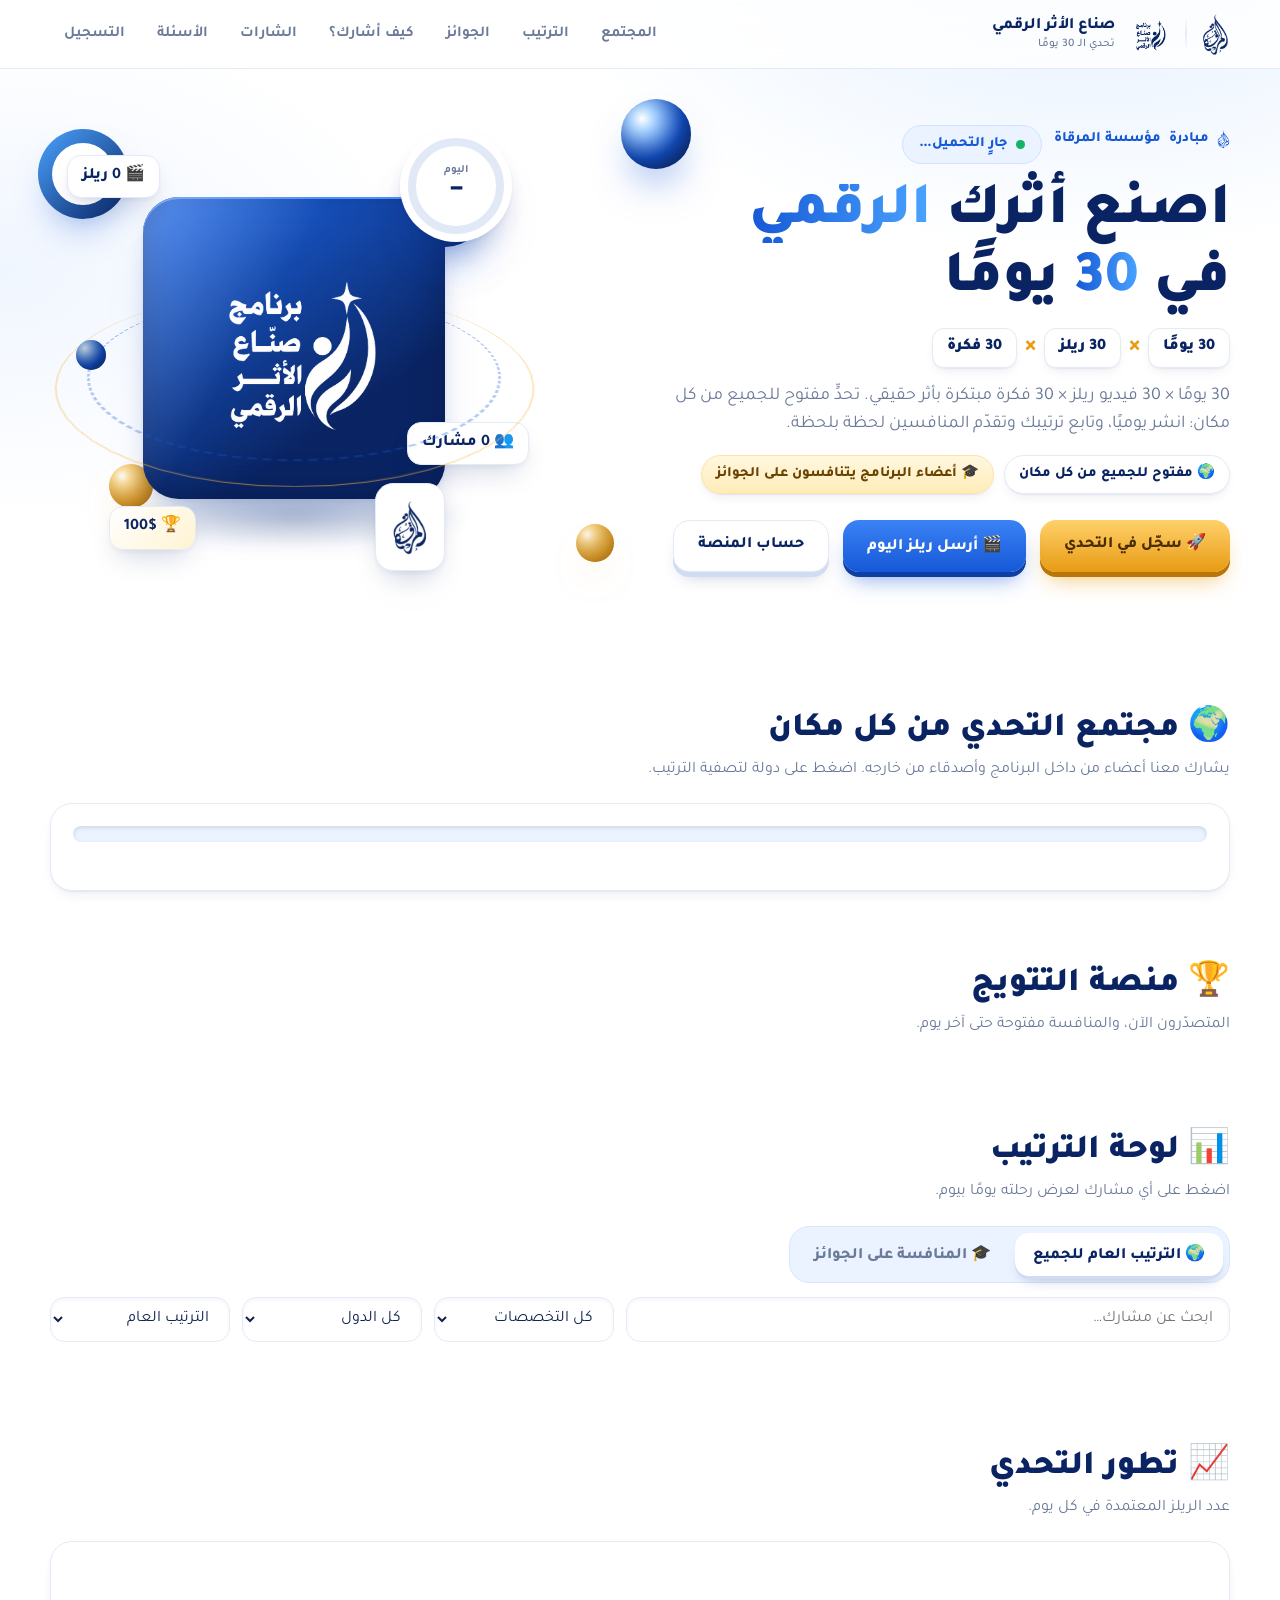
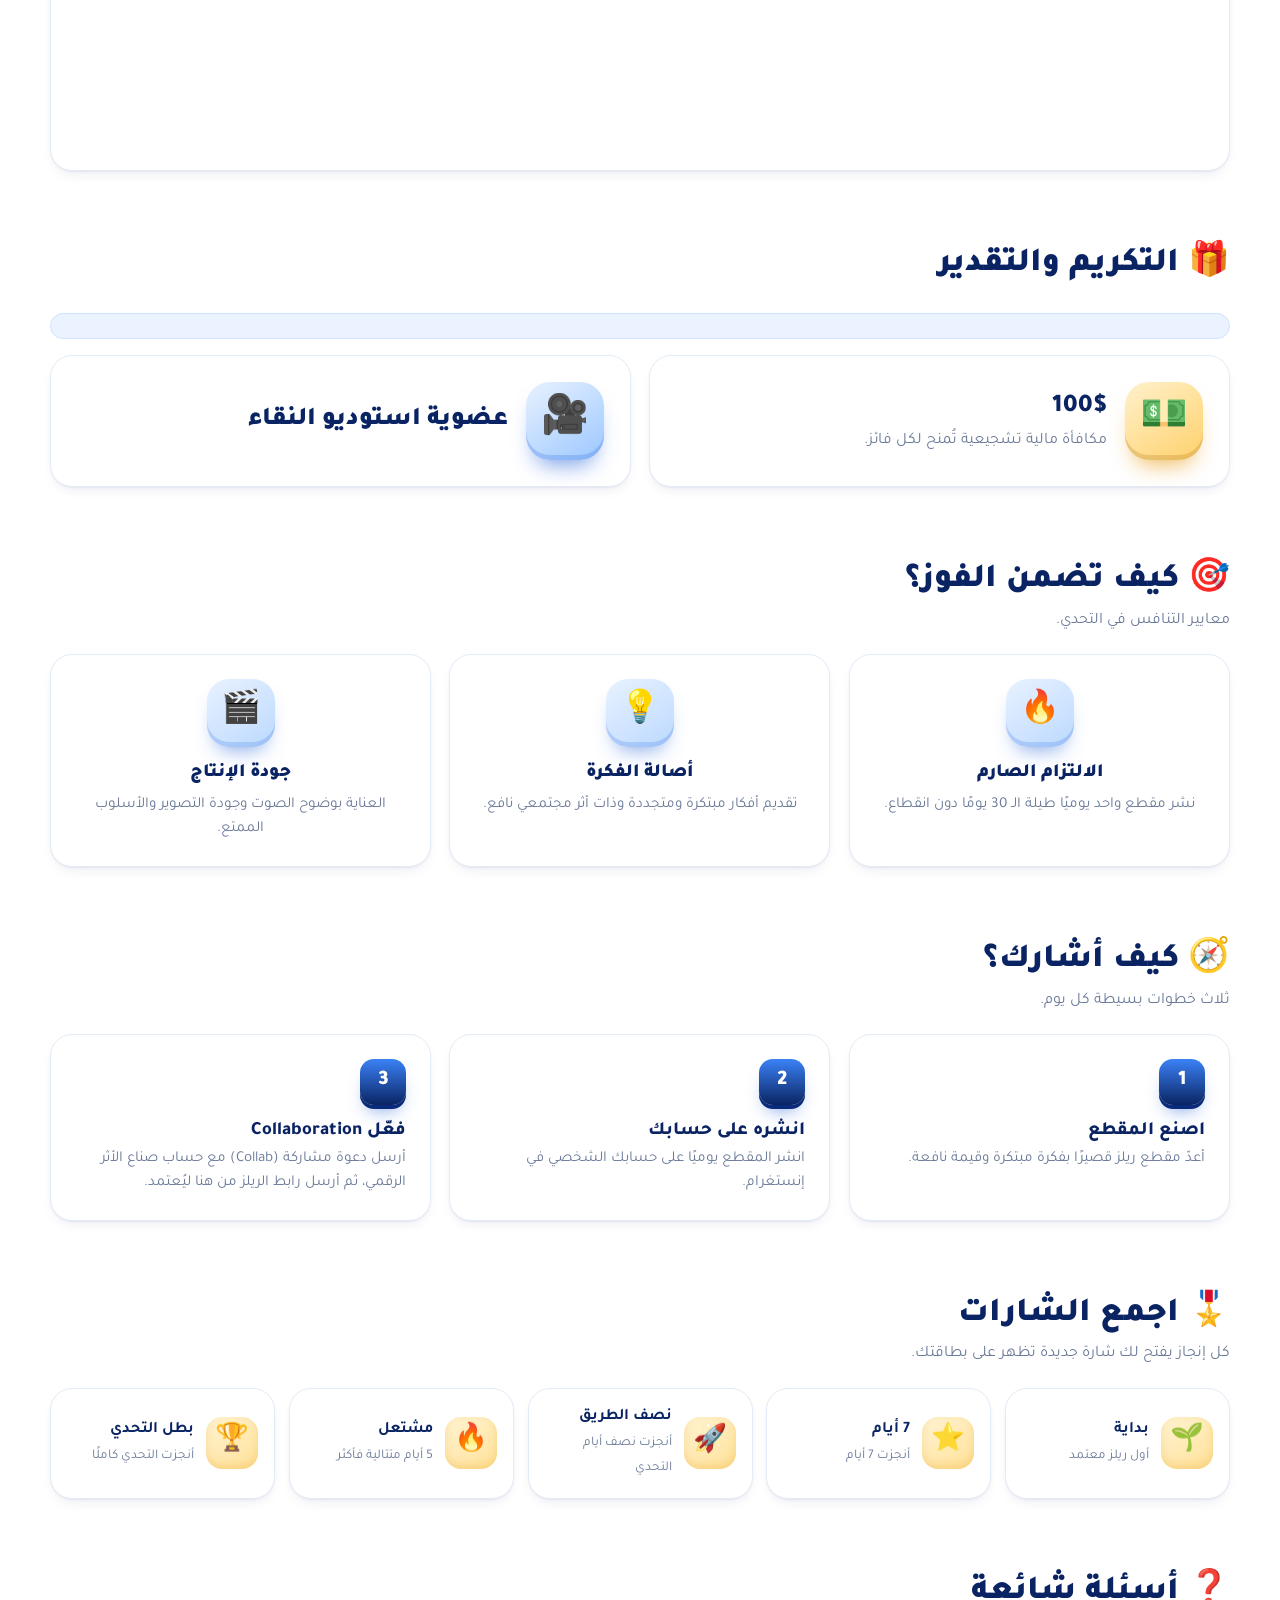
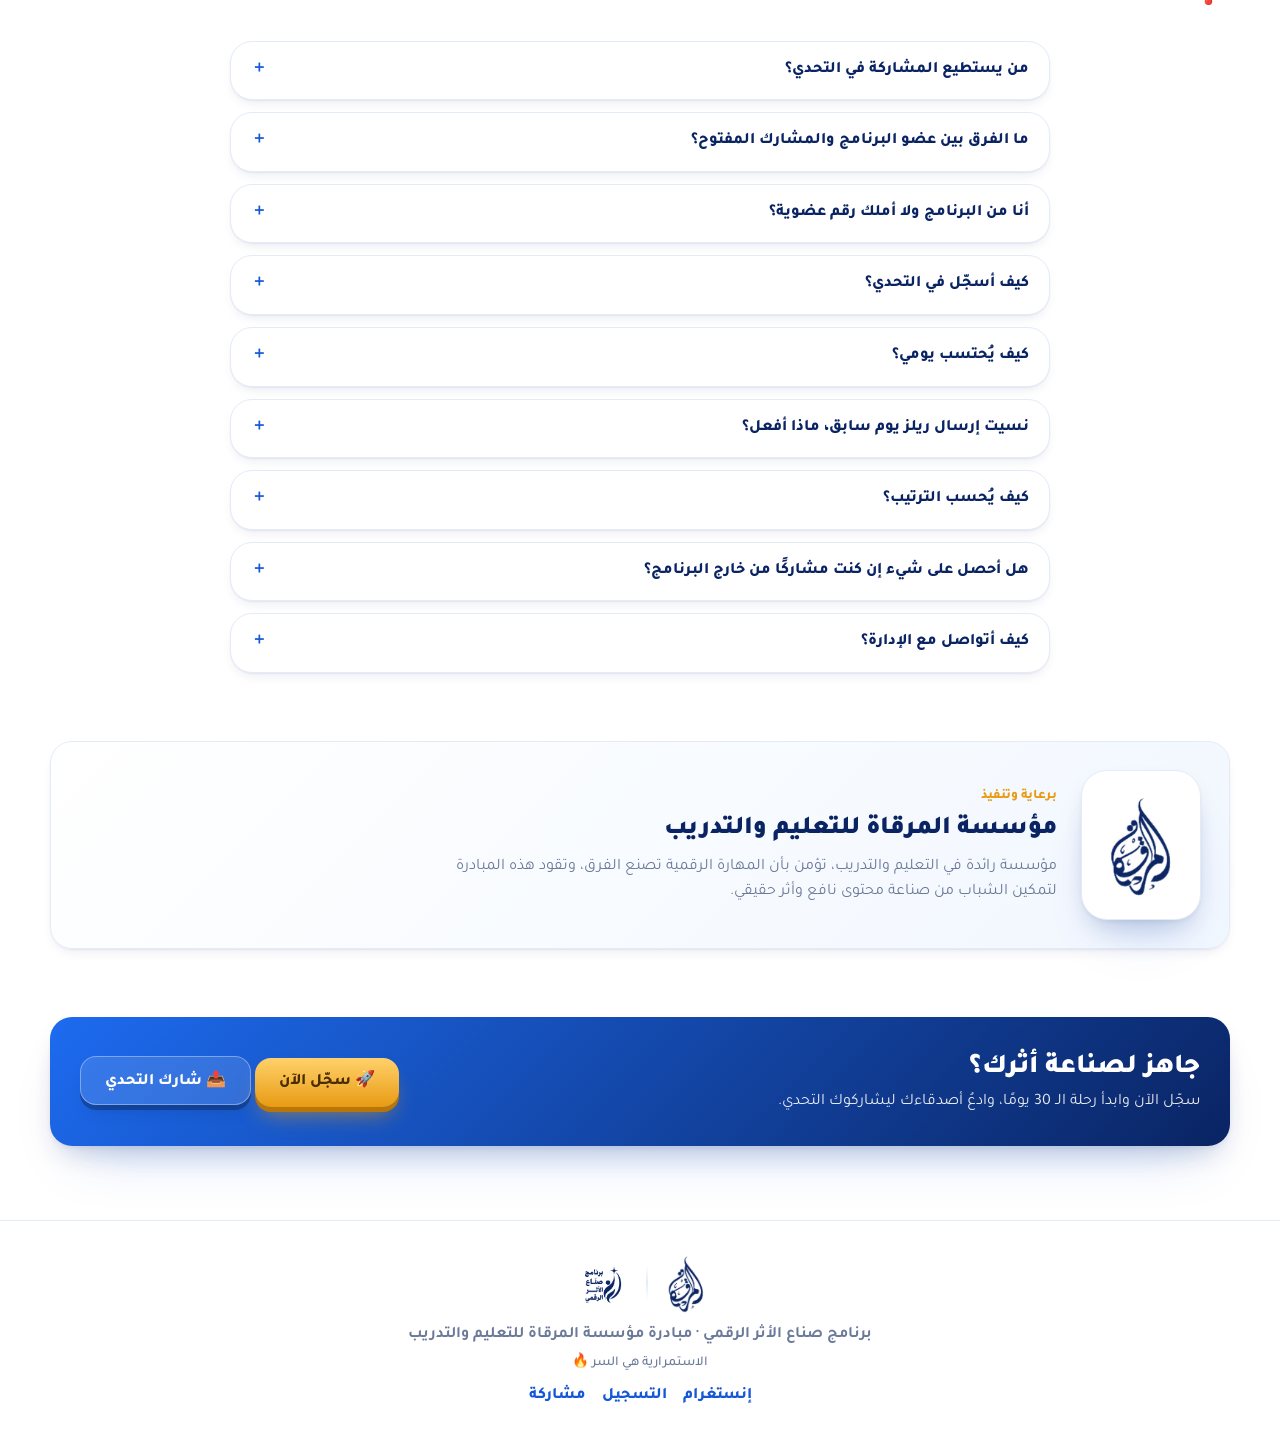
<file: index.html>
<!doctype html>
<html lang="ar" dir="rtl">
<head>
<meta charset="utf-8">
<meta name="viewport" content="width=device-width,initial-scale=1">
<!-- ✏️ عنوان الصفحة ووصفها (يظهران في جوجل ومعاينة الروابط) -->
<title>تحدي الـ 30 يومًا | صناع الأثر الرقمي</title>
<meta name="description" content="30 يومًا × 30 فيديو ريلز × 30 فكرة مبتكرة بأثر حقيقي. تابع ترتيبك وتقدّمك في التحدي.">
<meta name="theme-color" content="#0a2463">
<link rel="icon" type="image/png" href="assets/favicon.png">
<link rel="apple-touch-icon" href="assets/favicon.png">
<!-- معاينة الرابط عند مشاركته. ✏️ بعد النشر استبدل الرابط التالي برابط موقعك الكامل (انظر README) -->
<meta property="og:type" content="website">
<meta property="og:locale" content="ar_AR">
<meta property="og:title" content="تحدي الـ 30 يومًا | صناع الأثر الرقمي">
<meta property="og:description" content="30 يومًا × 30 فيديو ريلز × 30 فكرة مبتكرة بأثر حقيقي.">
<meta property="og:image" content="assets/og-image.png">
<meta name="twitter:card" content="summary_large_image">
<link rel="preconnect" href="https://fonts.googleapis.com">
<link rel="preconnect" href="https://fonts.gstatic.com" crossorigin>
<link href="https://fonts.googleapis.com/css2?family=Tajawal:wght@400;500;700;800;900&display=swap" rel="stylesheet">
<link rel="stylesheet" href="assets/css/style.css">
</head>
<body>
<div id="demoBar" class="demo-bar hide">وضع المعاينة: بيانات تجريبية. اربط Supabase من ملف assets/js/config.js لعرض البيانات الحقيقية.</div>

<header class="nav">
  <div class="wrap">
    <a href="#top" class="brand"><span class="mq-mask mq-nav" role="img" aria-label="مؤسسة المرقاة"></span><i class="vsep"></i><span class="logo-mask"></span><span>صناع الأثر الرقمي<small>تحدي الـ 30 يومًا</small></span></a>
    <nav class="nav-links" id="links">
      <a href="#community">المجتمع</a><a href="#board">الترتيب</a><a href="#prizes">الجوائز</a><a href="#how">كيف أشارك؟</a><a href="#badges">الشارات</a><a href="#faq">الأسئلة</a><a href="register.html">التسجيل</a>
    </nav>
    <button class="burger" id="burger" aria-label="القائمة">☰</button>
  </div>
</header>

<main id="top">
<section class="hero">
  <div class="orb" style="width:70px;height:70px;top:30px;right:46%;animation-delay:-2s"></div>
  <div class="orb gold" style="width:38px;height:38px;bottom:40px;right:52%;animation-delay:-4s"></div>
  <div class="ring" style="width:90px;height:90px;top:60px;left:3%"></div>
  <div class="wrap">
    <div>
      <span class="eyebrow"><span class="mq-mask mq-eb"></span> مبادرة <span id="orgName">مؤسسة المرقاة</span></span>
      <span class="pill"><i></i><span id="statePill">جارٍ التحميل…</span></span>
      <!-- ✏️ العنوان الرئيسي (الرقم يتغير تلقائيًا من إعدادات الإدارة) -->
      <h1>اصنع أثرك <span>الرقمي</span><br>في <span id="heroDays">30</span> يومًا</h1>
      <div class="formula"><span>30 يومًا</span><i>×</i><span>30 ريلز</span><i>×</i><span>30 فكرة</span></div>
      <p class="lead" id="heroLead"></p>
      <!-- ✏️ شارتان توضحان أن التحدي مفتوح للجميع -->
      <div class="chips"><span class="chip">🌍 مفتوح للجميع من كل مكان</span><span class="chip gold">🎓 أعضاء البرنامج يتنافسون على الجوائز</span></div>
      <div class="cta">
        <a class="btn gold" href="register.html">🚀 سجّل في التحدي</a>
        <button class="btn" id="openSubmit">🎬 أرسل ريلز اليوم</button>
        <a class="btn ghost" id="igLink" href="#" target="_blank" rel="noopener">حساب المنصة</a>
      </div>
    </div>
    <div class="hero-card" aria-hidden="true">
      <div class="stage" id="stage">
        <div class="floor"></div>
        <div class="ring3d"></div><div class="ring3d r2"></div>
        <div class="orb" style="width:84px;height:84px;top:6%;right:4%;--d:30"></div>
        <div class="orb gold" style="width:44px;height:44px;bottom:12%;left:6%;--d:50;animation-delay:-3s"></div>
        <div class="orb" style="width:30px;height:30px;top:48%;left:-2%;--d:20;animation-delay:-5s"></div>
        <div class="logo-card tilt" style="--d:12"><span class="logo-mask logo-white"></span></div>
        <div class="chip3d a" style="--d:44">🎬 <b id="chipReels">0</b> ريلز</div>
        <div class="chip3d b" style="--d:36">👥 <b id="chipPeople">0</b> مشارك</div>
        <div class="chip3d c" style="--d:52">🏆 <b id="chipPrize">100$</b></div>
        <div class="disc" style="--d:40">
          <svg viewBox="0 0 100 100"><circle cx="50" cy="50" r="44" fill="none" stroke="#e2e9f6" stroke-width="8"/><circle id="ringArc" cx="50" cy="50" r="44" fill="none" stroke="url(#rg)" stroke-width="8" stroke-linecap="round" stroke-dasharray="276.46" stroke-dashoffset="276.46" transform="rotate(-90 50 50)" style="transition:stroke-dashoffset 1.4s cubic-bezier(.2,.8,.2,1)"/>
            <defs><linearGradient id="rg" x1="0" y1="0" x2="1" y2="1"><stop offset="0" stop-color="#7fb0ff"/><stop offset="1" stop-color="#0a2463"/></linearGradient></defs></svg>
          <div class="t"><small>اليوم</small><b id="discNum">–</b><span id="discSub"></span></div>
        </div>
        <div class="mq-card" style="--d:24"><span class="mq-mask"></span></div>
      </div>
    </div>
  </div>
</section>

<div class="ticker hide" id="tickerBox" aria-label="آخر الأخبار"><div class="ticker-in" id="ticker"></div></div>

<section class="sec">
  <div class="wrap stats" id="stats"></div>
</section>

<section class="sec hide" id="todaySec">
  <div class="wrap">
    <div class="card today">
      <div class="today-h"><div><b>🎬 نشروا اليوم</b><small>اضغط على صورة لمشاهدة رحلة المشارك</small></div><span class="today-n" id="todayCount"></span></div>
      <div class="today-av" id="todayAvatars"></div>
    </div>
  </div>
</section>

<section class="sec" id="community">
  <div class="wrap">
    <div class="sec-h"><div><h2>🌍 مجتمع التحدي من كل مكان</h2><p>يشارك معنا أعضاء من داخل البرنامج وأصدقاء من خارجه. اضغط على دولة لتصفية الترتيب.</p></div></div>
    <div class="card community">
      <div class="split-bar" id="splitBar" role="img" aria-label="نسبة الأعضاء والمشاركين المفتوحين"></div>
      <div class="split-leg" id="splitLeg"></div>
      <div class="cchips" id="countryChips"></div>
    </div>
  </div>
</section>

<section class="sec hide" id="winnersSec">
  <div class="wrap">
    <div class="card winners">
      <div class="w-h"><span class="w-ic">🎉</span><div><h2>الفائزون في التحدي</h2><p id="winSub"></p></div></div>
      <div class="w-grid" id="winGrid"></div>
    </div>
  </div>
</section>

<section class="sec" id="podiumSec">
  <div class="wrap">
    <div class="sec-h"><div><h2>🏆 منصة التتويج</h2><p id="podiumSub">المتصدّرون الآن، والمنافسة مفتوحة حتى آخر يوم.</p></div></div>
    <div class="podium" id="podium"></div>
  </div>
</section>

<section class="sec" id="board">
  <div class="wrap">
    <div class="sec-h"><div><h2>📊 لوحة الترتيب</h2><p>اضغط على أي مشارك لعرض رحلته يومًا بيوم.</p></div></div>
    <div class="seg" id="scopeTabs" role="tablist" aria-label="نطاق الترتيب">
      <button class="seg-b on" role="tab" aria-selected="true" data-scope="all">🌍 الترتيب العام للجميع</button>
      <button class="seg-b" role="tab" aria-selected="false" data-scope="members">🎓 المنافسة على الجوائز</button>
    </div>
    <div class="note scope-note hide" id="scopeNote"></div>
    <div class="tools">
      <input class="input" id="q" placeholder="ابحث عن مشارك…" autocomplete="off" aria-label="بحث">
      <select class="select" id="spec" aria-label="التخصص"><option value="">كل التخصصات</option></select>
      <select class="select" id="ctry" aria-label="الدولة"><option value="">كل الدول</option></select>
      <select class="select" id="sortF" aria-label="ترتيب العرض"><option value="rank">الترتيب العام</option><option value="streak">الأطول سلسلة 🔥</option><option value="today">أنجزوا اليوم</option><option value="new">الأحدث انضمامًا</option></select>
    </div>
    <div class="board" id="rows"></div>
    <div class="more-row"><button class="btn ghost" id="moreBtn" type="button" hidden>عرض المزيد</button></div>
  </div>
</section>

<section class="sec" id="progress">
  <div class="wrap">
    <div class="sec-h"><div><h2>📈 تطور التحدي</h2><p>عدد الريلز المعتمدة في كل يوم.</p></div></div>
    <div class="card chart"><div class="bars" id="bars"></div></div>
  </div>
</section>

<section class="sec" id="prizes">
  <div class="wrap">
    <div class="sec-h"><div><h2>🎁 التكريم والتقدير</h2><p id="prizeSub"></p></div></div>
    <div class="note" id="prizeScope" style="margin-bottom:16px"></div>
    <div class="prizes">
      <div class="card prize tilt"><div class="ic">💵</div><div><h3 id="prizeAmt">100$</h3><p>مكافأة مالية تشجيعية تُمنح لكل فائز.</p></div></div>
      <!-- ✏️ اسم الجائزة الثانية (نصها التفصيلي من لوحة الإدارة > الإعدادات) -->
      <div class="card prize b tilt"><div class="ic">🎥</div><div><h3>عضوية استوديو النقاء</h3><p id="prizeExtra"></p></div></div>
    </div>
  </div>
</section>

<section class="sec" id="criteria">
  <div class="wrap">
    <div class="sec-h"><div><h2>🎯 كيف تضمن الفوز؟</h2><p>معايير التنافس في التحدي.</p></div></div>
    <div class="crits" id="critBox"></div>
  </div>
</section>

<section class="sec" id="how">
  <div class="wrap">
    <div class="sec-h"><div><h2>🧭 كيف أشارك؟</h2><p>ثلاث خطوات بسيطة كل يوم.</p></div></div>
    <div class="steps" id="stepsBox"></div>
  </div>
</section>

<section class="sec" id="badges">
  <div class="wrap">
    <div class="sec-h"><div><h2>🎖️ اجمع الشارات</h2><p>كل إنجاز يفتح لك شارة جديدة تظهر على بطاقتك.</p></div></div>
    <div class="badge-legend" id="legend"></div>
  </div>
</section>

<section class="sec" id="faq">
  <div class="wrap">
    <div class="sec-h"><div><h2>❓ أسئلة شائعة</h2></div></div>
    <div class="faqs" id="faqBox"></div>
  </div>
</section>

<section class="sec" id="org">
  <div class="wrap">
    <div class="card org tilt">
      <div class="org-logo"><span class="mq-mask"></span></div>
      <div><small>برعاية وتنفيذ</small><h2 id="orgTitle">مؤسسة المرقاة للتعليم والتدريب</h2><p id="orgAbout"></p></div>
    </div>
  </div>
</section>

<section class="sec">
  <div class="wrap">
    <div class="card cta-band">
      <div><h2>جاهز لصناعة أثرك؟</h2><p>سجّل الآن وابدأ رحلة الـ 30 يومًا، وادعُ أصدقاءك ليشاركوك التحدي.</p></div>
      <div class="cta">
        <a class="btn gold" href="register.html">🚀 سجّل الآن</a>
        <button class="btn ghost" data-share>📤 شارك التحدي</button>
      </div>
    </div>
  </div>
</section>
</main>

<footer>
  <div class="foot-logos"><span class="mq-mask"></span><i class="vsep"></i><span class="logo-mask"></span></div>
  <div id="footOrg"></div>
  <div style="font-weight:500;margin-top:4px;font-size:.85rem" id="footNote"></div>
  <div style="margin-top:10px;display:flex;gap:16px;justify-content:center;flex-wrap:wrap;font-weight:800">
    <a id="igFoot" href="#" target="_blank" rel="noopener" style="color:var(--blue)">إنستغرام</a>
    <a href="register.html" style="color:var(--blue)">التسجيل</a>
    <a href="#" data-share onclick="return false" style="color:var(--blue)">مشاركة</a>
  </div>
</footer>

<a class="fab-wa hide" id="fabWa" href="#" target="_blank" rel="noopener" aria-label="تواصل عبر واتساب">💬</a>

<script src="assets/js/vendor/supabase.js"></script>
<script>window.supabase||document.write('<script src="https://cdn.jsdelivr.net/npm/@supabase/supabase-js@2.118.0/dist/umd/supabase.js"><\/script>')</script>
<script src="assets/js/config.js"></script>
<script src="assets/js/common.js"></script>
<script src="assets/js/cert.js"></script>
<script src="assets/js/home.js"></script>
</body>
</html>
</file>
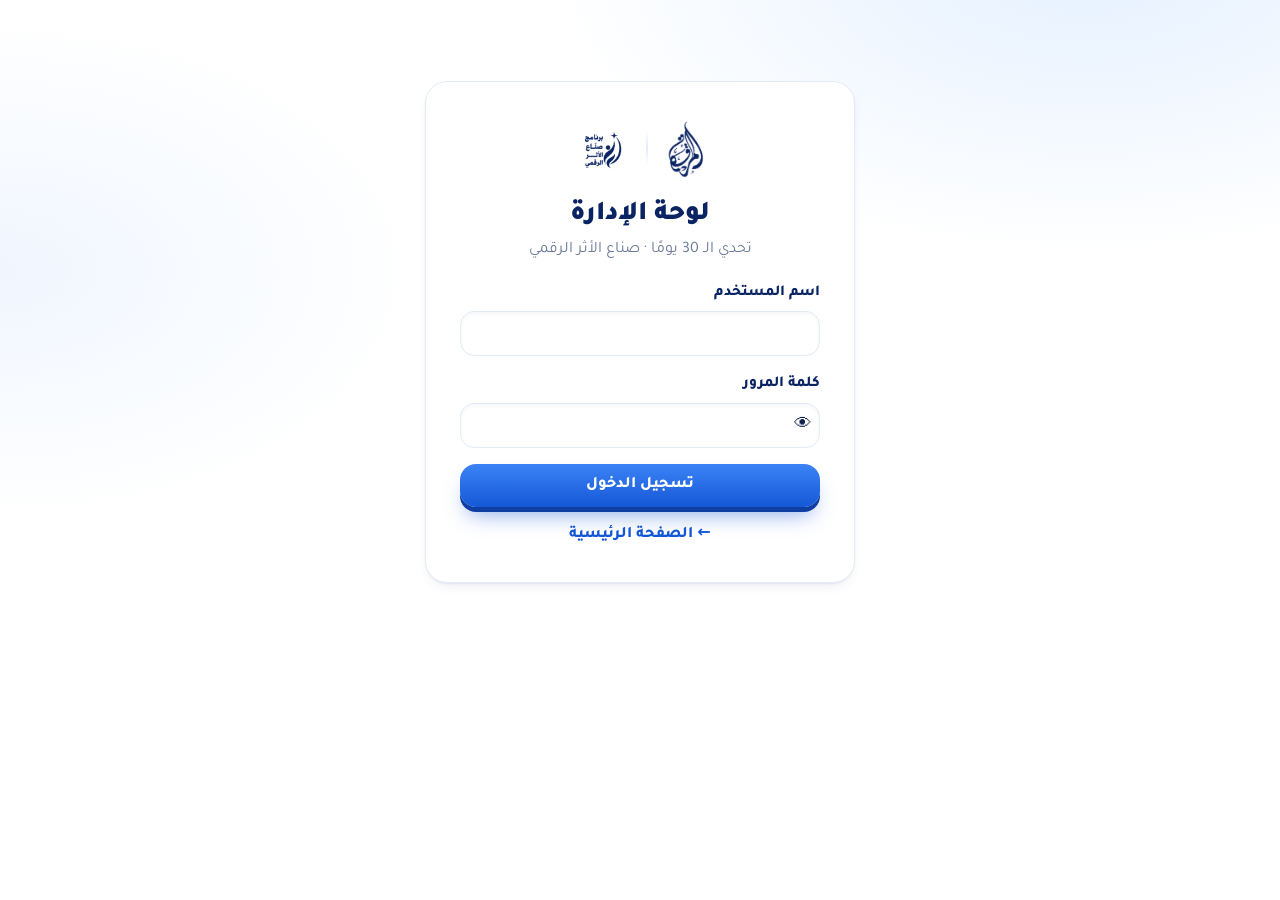
<file: admin.html>
<!doctype html>
<html lang="ar" dir="rtl">
<head>
<meta charset="utf-8">
<meta name="viewport" content="width=device-width,initial-scale=1">
<meta name="robots" content="noindex,nofollow">
<title>الإدارة | تحدي الـ 30 يومًا</title>
<meta name="theme-color" content="#0a2463">
<link rel="icon" type="image/png" href="assets/favicon.png">
<link rel="preconnect" href="https://fonts.googleapis.com">
<link rel="preconnect" href="https://fonts.gstatic.com" crossorigin>
<link href="https://fonts.googleapis.com/css2?family=Tajawal:wght@400;500;700;800;900&display=swap" rel="stylesheet">
<link rel="stylesheet" href="assets/css/style.css">
</head>
<body>

<!-- تسجيل الدخول -->
<div id="loginView" class="wrap">
  <div class="card login">
    <div class="foot-logos"><span class="mq-mask"></span><i class="vsep"></i><span class="logo-mask"></span></div>
    <h1 style="color:var(--navy);font-weight:900;font-size:1.7rem">لوحة الإدارة</h1>
    <p style="color:var(--mut);margin-bottom:18px">تحدي الـ 30 يومًا · صناع الأثر الرقمي</p>
    <div id="cfgWarn" class="note warn hide" style="margin-bottom:14px;text-align:right">لم يتم ربط Supabase بعد. عدّل assets/js/config.js.</div>
    <form class="form" id="loginForm" style="text-align:right">
      <div class="field"><label for="lu">اسم المستخدم</label><input class="input" id="lu" name="u" dir="ltr" autocomplete="username" required></div>
      <div class="field"><label for="lp">كلمة المرور</label>
        <div class="pwd-eye"><input class="input" id="lp" name="p" type="password" dir="ltr" autocomplete="current-password" required><button type="button" id="eye" aria-label="إظهار كلمة المرور">👁</button></div></div>
      <div id="loginErr" class="note err hide" role="alert"></div>
      <button class="btn" type="submit">تسجيل الدخول</button>
    </form>
    <p style="margin-top:16px"><a href="index.html" style="color:var(--blue);font-weight:800">← الصفحة الرئيسية</a></p>
  </div>
</div>

<!-- التطبيق -->
<div id="appView" class="hide">
  <header class="nav">
    <div class="wrap">
      <a href="index.html" class="brand"><span class="mq-mask mq-nav" role="img" aria-label="مؤسسة المرقاة"></span><i class="vsep"></i><span class="logo-mask"></span><span>إدارة التحدي<small id="whoami">صناع الأثر الرقمي</small></span></a>
      <div style="margin-inline-start:auto;display:flex;gap:10px;align-items:center">
        <button class="btn ghost sm" id="refresh" title="تحديث البيانات">↻ تحديث</button>
        <a class="btn ghost sm" href="index.html" target="_blank" rel="noopener">عرض الموقع</a>
        <button class="btn danger sm" id="logout">خروج</button>
      </div>
    </div>
  </header>

  <main class="wrap" style="padding-top:20px">
    <div class="stats" id="aStats" style="margin-bottom:18px"></div>
    <div class="tabs" id="tabs" role="tablist">
      <button class="tab on" data-t="grid">📋 جدول المتابعة</button>
      <button class="tab" data-t="today">📅 اليوم</button>
      <button class="tab" data-t="requests">📥 الطلبات <span class="cnt hide" id="cnt"></span></button>
      <button class="tab" data-t="people">👥 المشاركون</button>
      <button class="tab" data-t="codes">🎟️ أكواد العضوية</button>
      <button class="tab" data-t="winners">🏆 الفائزون</button>
      <button class="tab" data-t="ann">📣 الإعلانات</button>
      <button class="tab" data-t="settings">⚙️ الإعدادات</button>
    </div>

    <!-- جدول المتابعة -->
    <section id="t-grid">
      <div class="tools">
        <input class="input" id="gq" placeholder="ابحث عن مشارك…">
        <select class="select" id="gscope"><option value="">الكل</option><option value="m">أعضاء البرنامج فقط</option><option value="o">المشاركون المفتوحون فقط</option></select>
        <select class="select" id="dayPick"></select>
        <button class="btn green sm" id="markAll">✓ تحديد الكل لهذا اليوم</button>
        <button class="btn ghost sm" id="csv">⬇ تصدير الترتيب CSV</button>
      </div>
      <p class="hintp">اضغط على الخلية لتسجيل الإنجاز أو إلغائه. الخلية الصفراء = ريلز مرسل من المشارك ينتظر اعتمادك (اضغط لاعتماده). اضغط على اسم المشارك لإضافة روابط وتعديل بياناته. 🎓 = عضو البرنامج.</p>
      <div class="gridwrap" id="gridwrap"></div>
    </section>

    <!-- اليوم والتذكير -->
    <section id="t-today" class="hide">
      <div class="tools"><select class="select" id="todayDay"></select><span class="muted" id="todaySum"></span></div>
      <div class="split">
        <div class="card" style="padding:18px"><div class="colh"><span>⏳ لم ينشروا بعد <span class="tag" id="missN"></span></span></div><div class="list" id="missBox"></div></div>
        <div class="card" style="padding:18px"><div class="colh"><span>✅ أنجزوا <span class="tag" id="doneN"></span></span></div><div class="list" id="doneBox"></div></div>
      </div>
      <div class="card" style="padding:18px;margin-top:18px">
        <div class="colh"><span>💬 رسالة تذكير جاهزة</span><span class="muted" style="font-size:.85rem">تُصاغ من تبويب الإعدادات في config.js</span></div>
        <textarea class="textarea" id="remindText" rows="7" aria-label="رسالة التذكير"></textarea>
        <div style="display:flex;gap:10px;flex-wrap:wrap;margin-top:10px">
          <button class="btn sm" id="copyRemind">📋 نسخ الرسالة</button>
          <a class="btn green sm" id="waRemind" href="#" target="_blank" rel="noopener">فتح واتساب</a>
        </div>
      </div>
    </section>

    <!-- الطلبات -->
    <section id="t-requests" class="hide"><div id="reqBox"></div></section>

    <!-- المشاركون -->
    <section id="t-people" class="hide">
      <div class="tools"><input class="input" id="pq" placeholder="ابحث…"><select class="select" id="pscope"><option value="">كل الحالات</option><option value="pending">قيد المراجعة</option><option value="approved">معتمد</option><option value="rejected">مرفوض</option></select><button class="btn sm" id="addP">＋ إضافة مشارك</button></div>
      <div class="list" id="peopleBox"></div>
    </section>

    <!-- أكواد العضوية -->
    <section id="t-codes" class="hide">
      <div class="card" style="padding:20px;margin-bottom:16px">
        <div class="colh"><span>🎟️ توليد أكواد عضوية جديدة</span></div>
        <p class="hintp">كل عضو في البرنامج يستلم كودًا واحدًا يكتبه عند التسجيل، ولا يُستخدم الكود إلا مرة واحدة. الأكواد مخفية تمامًا عن الزوار.</p>
        <form class="form" id="genForm">
          <div class="two">
            <div class="field"><label for="gPrefix">البادئة (حروف/أرقام إنجليزية)</label><input class="input" id="gPrefix" dir="ltr" value="SN" maxlength="6" required></div>
            <div class="field"><label for="gCount">العدد</label><input class="input" id="gCount" type="number" min="1" max="300" value="10"></div>
          </div>
          <div class="field"><label for="gNames">أو الصق أسماء الأعضاء (اسم في كل سطر) ليُولَّد لكل واحد كود ويُسجَّل اسمه</label>
            <textarea class="textarea" id="gNames" rows="4" placeholder="أحمد محمد&#10;سارة علي"></textarea><small>إن كتبت أسماء فسيُهمل حقل «العدد».</small></div>
          <button class="btn" type="submit">توليد الأكواد</button>
        </form>
      </div>
      <div class="tools">
        <input class="input" id="cq" placeholder="ابحث بالكود أو الاسم…">
        <select class="select" id="cfilter"><option value="">كل الأكواد</option><option value="free">المتاحة</option><option value="used">المستخدمة</option></select>
        <button class="btn green sm" id="copyFree">📋 نسخ المتاحة للتوزيع</button>
        <button class="btn ghost sm" id="csvCodes">⬇ تصدير CSV</button>
      </div>
      <div class="list" id="codesBox"></div>
    </section>

    <!-- الفائزون -->
    <section id="t-winners" class="hide">
      <div class="card" style="padding:22px;margin-bottom:16px">
        <div class="colh"><span>🏆 الفائزون المتوقعون (أعضاء البرنامج فقط)</span><span class="tag" id="winState"></span></div>
        <p class="hintp">القائمة تُحسب تلقائيًا من الترتيب (الأيام المنجزة ثم السلسلة). عند الضغط على «نشر الفائزين» يظهر قسم احتفالي على الصفحة الرئيسية. راجع الأعمال وأصالة الأفكار قبل النشر.</p>
        <div class="list" id="winBox"></div>
        <div style="display:flex;gap:10px;flex-wrap:wrap;margin-top:14px">
          <button class="btn gold" id="winPublish">🎉 نشر الفائزين على الموقع</button>
          <button class="btn ghost" id="winCopy">📋 نسخ نص التهنئة</button>
          <button class="btn ghost" id="winCsv">⬇ تصدير CSV</button>
        </div>
      </div>
    </section>

    <!-- الإعلانات -->
    <section id="t-ann" class="hide">
      <div class="card" style="padding:20px;margin-bottom:16px">
        <div class="colh"><span>📣 إعلان جديد في شريط الأخبار</span></div>
        <p class="hintp">تظهر الإعلانات في الشريط المتحرك أعلى الموقع. المثبّتة تأتي أولًا.</p>
        <form class="form" id="annForm">
          <div class="field"><label for="annBody">نص الإعلان (حتى 200 حرف)</label><input class="input" id="annBody" maxlength="200" required placeholder="مثال: لقاء مباشر الجمعة 8 مساءً مع الخبراء"></div>
          <div class="two">
            <div class="field"><label for="annLink">رابط اختياري (https)</label><input class="input" id="annLink" dir="ltr" placeholder="https://…"></div>
            <div class="field"><label>&nbsp;</label><label class="switch"><input type="checkbox" id="annPin"> تثبيت في المقدمة</label></div>
          </div>
          <button class="btn" type="submit">نشر الإعلان</button>
        </form>
      </div>
      <div id="annWarn" class="note warn hide" style="margin-bottom:12px">جدول الإعلانات غير موجود. أعد تشغيل ملف schema.sql المحدَّث في Supabase.</div>
      <div class="list" id="annBox"></div>
    </section>

    <!-- الإعدادات -->
    <section id="t-settings" class="hide">
      <div class="card" style="padding:24px;max-width:720px">
        <div class="colh"><span>⚙️ إعدادات التحدي</span></div>
        <form class="form" id="setForm">
          <div class="field"><label>عنوان التحدي</label><input class="input" name="title" maxlength="80" required></div>
          <div class="two">
            <div class="field"><label>تاريخ بداية التحدي (اليوم الأول)</label><input class="input" type="date" name="start_date"></div>
            <div class="field"><label>عدد الأيام</label><input class="input" type="number" name="total_days" min="1" max="90" required></div>
          </div>
          <div class="two">
            <div class="field"><label>المكافأة المالية</label><input class="input" name="prize_amount" maxlength="40" required></div>
            <div class="field"><label>عدد الفائزين (من أعضاء البرنامج)</label><input class="input" type="number" name="winners_count" min="1" max="20" required></div>
          </div>
          <div class="field"><label>جائزة إضافية</label><input class="input" name="prize_extra" maxlength="120" required></div>
          <div class="field"><label>نص «لمن تُمنح الجوائز»</label><textarea class="textarea" name="prize_scope_text" rows="2" maxlength="300" style="min-height:70px"></textarea></div>
          <label class="switch"><input type="checkbox" name="registration_open"> التسجيل مفتوح للمشاركين الجدد</label>
          <button class="btn" type="submit">حفظ الإعدادات</button>
        </form>
      </div>

      <div class="card" style="padding:24px;max-width:720px;margin-top:18px">
        <div class="colh"><span>💾 نسخة احتياطية</span></div>
        <p class="hintp">ينزّل ملف JSON فيه الإعدادات والمشاركون والإنجازات والأكواد. احتفظ به في مكان آمن (يحتوي أكواد العضوية).</p>
        <button class="btn ghost" id="backup">⬇ تنزيل نسخة احتياطية</button>
      </div>

      <div class="card" style="padding:24px;max-width:720px;margin-top:18px">
        <div class="colh"><span>🔑 تغيير كلمة المرور</span></div>
        <form class="form" id="pwForm">
          <div class="two">
            <div class="field"><label>كلمة المرور الجديدة (10 أحرف على الأقل)</label><input class="input" name="p1" type="password" dir="ltr" minlength="10" autocomplete="new-password" required></div>
            <div class="field"><label>تأكيد كلمة المرور</label><input class="input" name="p2" type="password" dir="ltr" minlength="10" autocomplete="new-password" required></div>
          </div>
          <button class="btn" type="submit">تغيير كلمة المرور</button>
        </form>
      </div>

      <div class="card" style="padding:24px;max-width:720px;margin-top:18px;border:1.5px solid #f3b4b6">
        <div class="colh"><span>⚠️ منطقة الخطر</span></div>
        <p class="hintp">إجراءات لا يمكن التراجع عنها. نزّل نسخة احتياطية أولًا.</p>
        <div style="display:flex;gap:10px;flex-wrap:wrap">
          <button class="btn danger sm" id="dzRejected">حذف المشاركين المرفوضين</button>
          <button class="btn danger sm" id="dzSubs">تصفير كل الإنجازات (جولة جديدة)</button>
        </div>
      </div>
    </section>
  </main>
</div>

<script src="assets/js/vendor/supabase.js"></script>
<script>window.supabase||document.write('<script src="https://cdn.jsdelivr.net/npm/@supabase/supabase-js@2.118.0/dist/umd/supabase.js"><\/script>')</script>
<script src="assets/js/config.js"></script>
<script src="assets/js/common.js"></script>
<script src="assets/js/admin.js"></script>
</body>
</html>
</file>
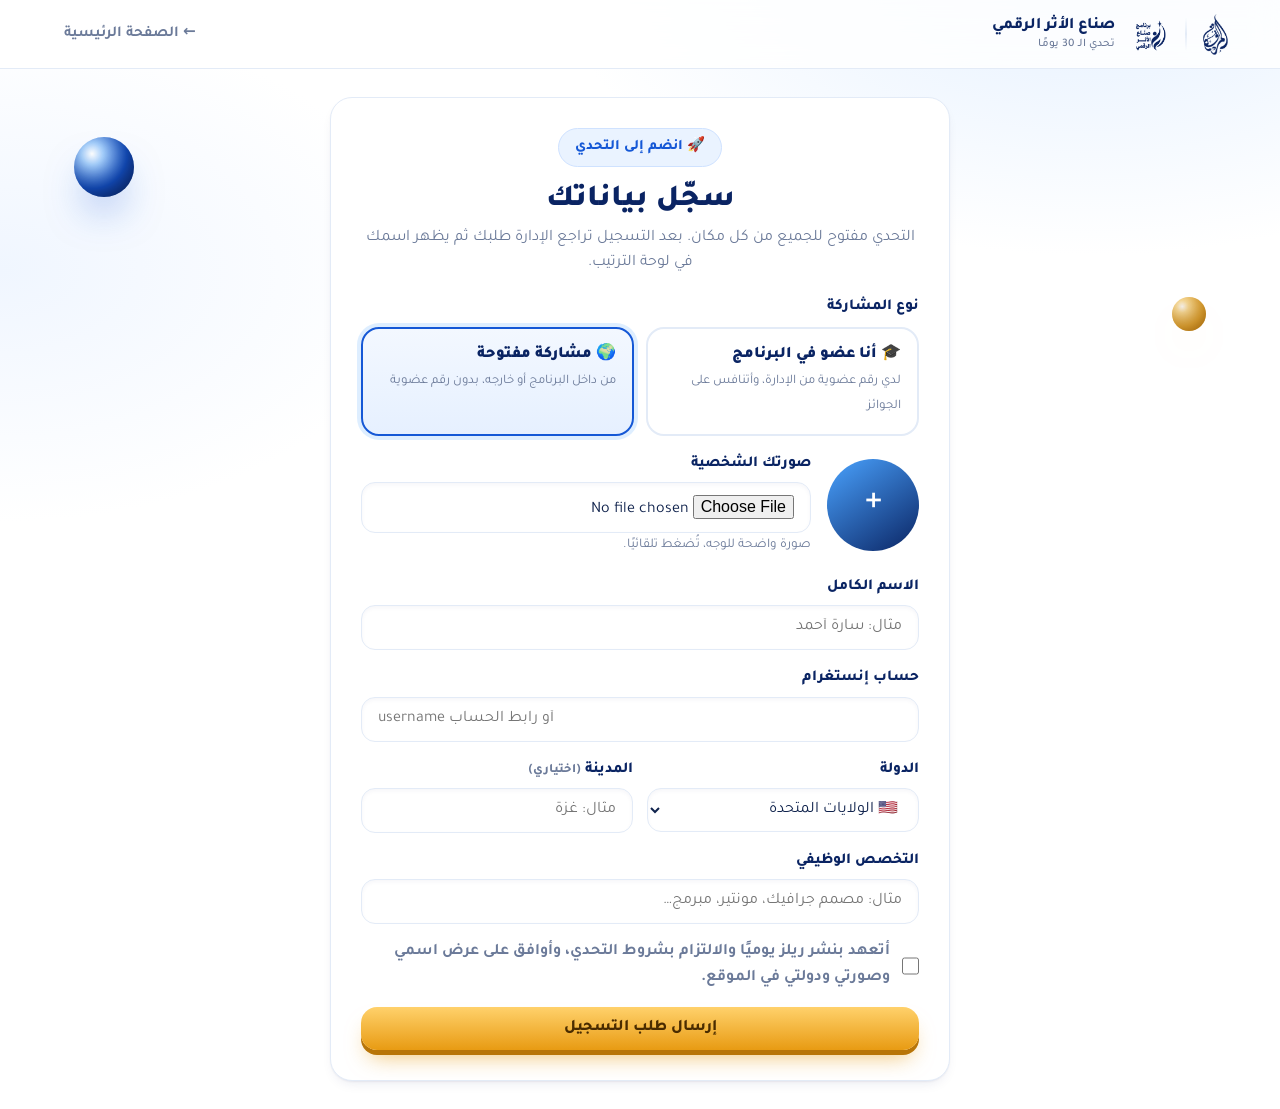
<file: register.html>
<!doctype html>
<html lang="ar" dir="rtl">
<head>
<meta charset="utf-8">
<meta name="viewport" content="width=device-width,initial-scale=1">
<title>التسجيل | تحدي الـ 30 يومًا</title>
<meta name="description" content="سجّل في تحدي الـ 30 يومًا من برنامج صناع الأثر الرقمي. مفتوح للجميع من كل مكان.">
<meta name="theme-color" content="#0a2463">
<link rel="icon" type="image/png" href="assets/favicon.png">
<link rel="preconnect" href="https://fonts.googleapis.com">
<link rel="preconnect" href="https://fonts.gstatic.com" crossorigin>
<link href="https://fonts.googleapis.com/css2?family=Tajawal:wght@400;500;700;800;900&display=swap" rel="stylesheet">
<link rel="stylesheet" href="assets/css/style.css">
</head>
<body>
<header class="nav">
  <div class="wrap">
    <a href="index.html" class="brand"><span class="mq-mask mq-nav" role="img" aria-label="مؤسسة المرقاة"></span><i class="vsep"></i><span class="logo-mask"></span><span>صناع الأثر الرقمي<small>تحدي الـ 30 يومًا</small></span></a>
    <nav class="nav-links" style="display:flex"><a href="index.html">← الصفحة الرئيسية</a></nav>
  </div>
</header>

<main class="wrap" style="position:relative">
  <div class="orb" style="width:60px;height:60px;top:40px;left:2%"></div>
  <div class="orb gold" style="width:34px;height:34px;top:200px;right:2%;animation-delay:-3s"></div>

  <div class="card formcard" id="box">
    <div style="text-align:center;margin-bottom:18px">
      <span class="pill">🚀 انضم إلى التحدي</span>
      <h1 style="color:var(--navy);font-weight:900;margin-top:10px;font-size:1.9rem">سجّل بياناتك</h1>
      <p style="color:var(--mut)">التحدي مفتوح للجميع من كل مكان. بعد التسجيل تراجع الإدارة طلبك ثم يظهر اسمك في لوحة الترتيب.</p>
    </div>
    <div id="closed" class="note warn hide" style="margin-bottom:14px">التسجيل مغلق حاليًا.</div>
    <div id="demo" class="note warn hide" style="margin-bottom:14px">وضع المعاينة: اربط Supabase من assets/js/config.js ليعمل التسجيل.</div>

    <form class="form" id="form" novalidate>
      <!-- ✏️ نوع المشاركة: النصوص قابلة للتعديل هنا -->
      <fieldset class="kinds">
        <legend>نوع المشاركة</legend>
        <label class="kind">
          <input type="radio" name="kind" value="member">
          <span class="kind-body"><b>🎓 أنا عضو في البرنامج</b><small>لدي رقم عضوية من الإدارة، وأتنافس على الجوائز</small></span>
        </label>
        <label class="kind">
          <input type="radio" name="kind" value="open" checked>
          <span class="kind-body"><b>🌍 مشاركة مفتوحة</b><small>من داخل البرنامج أو خارجه، بدون رقم عضوية</small></span>
        </label>
      </fieldset>

      <div class="field hide" id="codeField">
        <label for="memberCode">رقم العضوية</label>
        <input class="input code-in" id="memberCode" name="member_code" dir="ltr" maxlength="30" placeholder="SN-XXXX-XXXX" autocomplete="off" autocapitalize="characters" spellcheck="false">
        <small id="codeHint"></small>
      </div>

      <div class="photo-pick">
        <span class="avatar" id="prev"><b>＋</b></span>
        <div class="field" style="flex:1"><label for="photo">صورتك الشخصية</label>
          <input class="input" type="file" id="photo" accept="image/*" required>
          <small>صورة واضحة للوجه، تُضغط تلقائيًا.</small></div>
      </div>
      <div class="field"><label for="full_name">الاسم الكامل</label><input class="input" id="full_name" name="full_name" maxlength="80" placeholder="مثال: سارة أحمد" required autocomplete="name"></div>
      <div class="field"><label for="instagram">حساب إنستغرام</label><input class="input" id="instagram" name="instagram" dir="ltr" maxlength="60" placeholder="username أو رابط الحساب" required autocomplete="off"></div>
      <div class="two">
        <div class="field"><label for="country">الدولة</label><select class="select" id="country" name="country" required></select></div>
        <div class="field"><label for="city">المدينة <small>(اختياري)</small></label><input class="input" id="city" name="city" maxlength="60" placeholder="مثال: غزة" autocomplete="address-level2"></div>
      </div>
      <div class="field"><label for="specialty">التخصص الوظيفي</label><input class="input" id="specialty" name="specialty" maxlength="80" placeholder="مثال: مصمم جرافيك، مونتير، مبرمج…" required list="specs"></div>
      <datalist id="specs"><option>مصمم جرافيك</option><option>مونتير</option><option>مصور</option><option>مبرمج</option><option>كاتب محتوى</option><option>مسوّق رقمي</option><option>طالب</option></datalist>

      <!-- حقل مخفي لصيد الروبوتات: لا تحذفه -->
      <div class="hp" aria-hidden="true"><label>الموقع <input type="text" name="website" tabindex="-1" autocomplete="off"></label></div>

      <label class="switch" style="font-weight:600;color:var(--mut)"><input type="checkbox" id="agree" required> أتعهد بنشر ريلز يوميًا والالتزام بشروط التحدي، وأوافق على عرض اسمي وصورتي ودولتي في الموقع.</label>
      <div id="err" class="note err hide" role="alert"></div>
      <div id="errActions" class="hide"><button type="button" class="btn ghost sm" id="goOpen">سجّل كمشارك مفتوح بدلًا من ذلك</button></div>
      <button class="btn gold" type="submit" id="go">إرسال طلب التسجيل</button>
    </form>

    <div class="success hide" id="ok" aria-live="polite">
      <div class="big">🎉</div>
      <h2 style="color:var(--navy);font-weight:900" id="okTitle">تم استلام طلبك!</h2>
      <p style="color:var(--mut);margin:8px 0 14px" id="okText"></p>
      <div id="okPhoto" class="note warn hide" style="margin-bottom:12px"></div>
      <div class="cta" style="justify-content:center">
        <a class="btn" href="index.html">العودة للرئيسية</a>
        <a class="btn gold hide" id="groupBtn" href="#" target="_blank" rel="noopener">👥 انضم لمجموعة المشاركين</a>
        <button class="btn ghost" type="button" data-share>📤 ادعُ أصدقاءك</button>
      </div>
    </div>
  </div>
</main>

<script src="assets/js/vendor/supabase.js"></script>
<script>window.supabase||document.write('<script src="https://cdn.jsdelivr.net/npm/@supabase/supabase-js@2.118.0/dist/umd/supabase.js"><\/script>')</script>
<script src="assets/js/config.js"></script>
<script src="assets/js/common.js"></script>
<script src="assets/js/register.js"></script>
</body>
</html>
</file>
<file: assets/css/style.css>
/* ===== تحدي الـ 30 يومًا | صناع الأثر الرقمي =====
   ✏️ الألوان: عدّل القيم داخل :root أدناه فتتغير ألوان الموقع كله.
   --navy الكحلي الأساسي (الشعار) · --blue الأزرق · --sky الأزرق الفاتح · --gold/--gold2 الذهبي (الجوائز)
   تأكد أن اللون الجديد يبقى مقروءًا على الخلفية البيضاء. */
:root{
  --navy:#0a2463; --navy2:#081a4a; --blue:#1558d6; --sky:#4aa3ff; --ice:#eaf3ff;
  --gold:#f5b942; --gold2:#e89b13; --green:#16b364; --red:#e5484d;
  --ink:#10234d; --mut:#6b7a99; --line:#e3ebf7; --bg:#ffffff;
  --r:22px; --sh1:0 1px 2px rgba(10,36,99,.06),0 6px 14px -6px rgba(10,36,99,.12);
  --sh2:0 2px 4px rgba(10,36,99,.05),0 14px 28px -10px rgba(10,36,99,.22),0 30px 60px -30px rgba(21,88,214,.28);
}
*{box-sizing:border-box;margin:0;padding:0}
html{scroll-behavior:smooth}
body{font-family:'Tajawal','Cairo',system-ui,sans-serif;color:var(--ink);background:var(--bg);line-height:1.6;overflow-x:hidden;-webkit-font-smoothing:antialiased}
body::before{content:"";position:fixed;inset:0;z-index:-2;background:
  radial-gradient(900px 500px at 85% -5%,#e4f0ff 0,transparent 60%),
  radial-gradient(700px 420px at 0% 30%,#f0f6ff 0,transparent 60%),#fff}
a{color:inherit;text-decoration:none}
button,input,select,textarea{font-family:inherit;font-size:1rem;color:inherit}
img{max-width:100%;display:block}
.wrap{width:min(1180px,100% - 32px);margin-inline:auto}
.hide{display:none!important}

/* شعار (قناع لوني ليظهر باللون الكحلي على الأبيض) */
.logo-mask{display:inline-block;background:var(--navy);-webkit-mask:url(../logo.png) center/contain no-repeat;mask:url(../logo.png) center/contain no-repeat}
.logo-white{background:#fff}

/* ===== الترويسة ===== */
.nav{position:sticky;top:0;z-index:50;backdrop-filter:blur(14px);background:rgba(255,255,255,.82);border-bottom:1px solid var(--line)}
.nav .wrap{display:flex;align-items:center;gap:16px;height:68px}
.brand{display:flex;align-items:center;gap:10px;font-weight:800;color:var(--navy)}
.brand .logo-mask{width:44px;height:44px}
.brand small{display:block;font-weight:500;color:var(--mut);font-size:.72rem;margin-top:-4px}
.nav-links{display:flex;gap:4px;margin-inline-start:auto}
.nav-links a{padding:8px 14px;border-radius:12px;color:var(--mut);font-weight:700;font-size:.95rem;transition:.2s}
.nav-links a:hover{background:var(--ice);color:var(--navy)}
.burger{display:none;margin-inline-start:auto;background:var(--ice);border:0;border-radius:12px;width:42px;height:42px;font-size:1.3rem;cursor:pointer}

/* ===== أزرار ثلاثية الأبعاد ===== */
.btn{--c:var(--blue);--d:#0f3fa3;display:inline-flex;align-items:center;justify-content:center;gap:8px;padding:12px 24px;border:0;border-radius:16px;cursor:pointer;font-weight:800;color:#fff;
  background:linear-gradient(180deg,#3b82f6,var(--c));box-shadow:0 5px 0 var(--d),0 14px 22px -8px rgba(21,88,214,.55);transition:transform .12s,box-shadow .12s,filter .2s;position:relative;top:0}
.btn:hover{filter:brightness(1.07);transform:translateY(-2px);box-shadow:0 7px 0 var(--d),0 18px 26px -8px rgba(21,88,214,.55)}
.btn:active{transform:translateY(4px);box-shadow:0 1px 0 var(--d),0 6px 12px -6px rgba(21,88,214,.5)}
.btn.gold{--c:var(--gold2);--d:#b87508;background:linear-gradient(180deg,#ffd16b,var(--c));color:#4a2c00;box-shadow:0 5px 0 var(--d),0 14px 22px -8px rgba(232,155,19,.6)}
.btn.ghost{--d:#cfdcf2;background:#fff;color:var(--navy);box-shadow:0 5px 0 var(--d),0 12px 18px -10px rgba(10,36,99,.3);border:1px solid var(--line)}
.btn.danger{--c:var(--red);--d:#a82a2e;background:linear-gradient(180deg,#f26b70,var(--c))}
.btn.green{--c:var(--green);--d:#0d7d46;background:linear-gradient(180deg,#34d58a,var(--c))}
.btn.sm{padding:8px 16px;border-radius:12px;font-size:.88rem;box-shadow:0 3px 0 var(--d),0 8px 14px -8px rgba(21,88,214,.5)}
.btn[disabled]{opacity:.55;pointer-events:none}

/* ===== كرات وأشكال ثلاثية الأبعاد عائمة ===== */
.orb{position:absolute;border-radius:50%;background:radial-gradient(circle at 30% 28%,#fff 0,#a9d3ff 18%,var(--blue) 58%,var(--navy2) 100%);
  box-shadow:inset -10px -14px 24px rgba(8,26,74,.45),0 24px 40px -14px rgba(21,88,214,.55);animation:float 7s ease-in-out infinite}
.orb.gold{background:radial-gradient(circle at 30% 28%,#fff 0,#ffe3a1 18%,var(--gold) 58%,#b87508 100%);box-shadow:inset -8px -12px 20px rgba(120,70,0,.4),0 20px 34px -14px rgba(232,155,19,.6)}
.ring{position:absolute;border-radius:50%;border:14px solid transparent;background:linear-gradient(#fff,#fff) padding-box,linear-gradient(135deg,var(--sky),var(--navy)) border-box;box-shadow:0 20px 36px -16px rgba(21,88,214,.5);animation:float 9s ease-in-out infinite reverse}
@keyframes float{0%,100%{transform:translateY(0) rotate(0)}50%{transform:translateY(-18px) rotate(6deg)}}

/* ===== البطل ===== */
.hero{position:relative;padding:56px 0 30px}
.hero .wrap{display:grid;grid-template-columns:1.15fr .85fr;gap:32px;align-items:center}
.pill{display:inline-flex;align-items:center;gap:8px;padding:7px 16px;border-radius:99px;background:var(--ice);color:var(--blue);font-weight:800;font-size:.9rem;border:1px solid #cfe2ff}
.pill i{width:9px;height:9px;border-radius:50%;background:var(--green);box-shadow:0 0 0 0 rgba(22,179,100,.6);animation:pulse 1.8s infinite}
@keyframes pulse{70%{box-shadow:0 0 0 10px rgba(22,179,100,0)}100%{box-shadow:0 0 0 0 rgba(22,179,100,0)}}
.hero h1{font-size:clamp(2.1rem,5.2vw,3.7rem);line-height:1.15;color:var(--navy);margin:16px 0 12px;font-weight:900}
.hero h1 span{background:linear-gradient(90deg,var(--blue),var(--sky));-webkit-background-clip:text;background-clip:text;color:transparent}
.hero p.lead{color:var(--mut);font-size:1.12rem;max-width:560px}
.hero .cta{display:flex;flex-wrap:wrap;gap:14px;margin-top:26px}
.hero-card{position:relative;perspective:900px;min-height:340px;display:grid;place-items:center}
.logo-card{width:min(340px,86%);aspect-ratio:1;border-radius:36px;background:linear-gradient(145deg,#1d6bf0,var(--navy) 70%);display:grid;place-items:center;
  box-shadow:0 2px 0 #4f8ff7 inset,0 -10px 30px rgba(8,26,74,.5) inset,var(--sh2);transform:rotateX(var(--rx,6deg)) rotateY(var(--ry,-10deg));transition:transform .2s;position:relative;z-index:2}
.logo-card .logo-mask{width:72%;height:72%}
.logo-card::after{content:"";position:absolute;inset:0;border-radius:inherit;background:linear-gradient(120deg,rgba(255,255,255,.28),transparent 40%)}

/* ===== البطاقات ===== */
.card{background:#fff;border:1px solid var(--line);border-radius:var(--r);box-shadow:var(--sh1)}
.tilt{transform:perspective(900px) rotateX(var(--rx,0)) rotateY(var(--ry,0));transition:transform .18s ease,box-shadow .25s;transform-style:preserve-3d}
.tilt:hover{box-shadow:var(--sh2)}
section.sec{padding:34px 0}
.sec-h{display:flex;align-items:end;justify-content:space-between;gap:12px;flex-wrap:wrap;margin-bottom:20px}
.sec-h h2{font-size:clamp(1.5rem,3.4vw,2.1rem);color:var(--navy);font-weight:900}
.sec-h p{color:var(--mut)}

/* إحصاءات */
.stats{display:grid;grid-template-columns:repeat(4,1fr);gap:16px}
.stat{padding:20px;display:flex;gap:14px;align-items:center}
.stat .ic{width:54px;height:54px;border-radius:16px;display:grid;place-items:center;font-size:1.6rem;background:linear-gradient(145deg,#e8f2ff,#cfe3ff);box-shadow:inset 0 -4px 8px rgba(21,88,214,.15),0 8px 14px -8px rgba(21,88,214,.4)}
.stat b{display:block;font-size:2rem;line-height:1;color:var(--navy);font-weight:900}
.stat span{color:var(--mut);font-size:.9rem;font-weight:700}

/* ===== منصة التتويج ===== */
.podium{display:grid;grid-template-columns:1fr 1.1fr 1fr;gap:18px;align-items:end;max-width:860px;margin:10px auto 0}
.pod{text-align:center;position:relative}
.pod .who{padding:16px 10px 0;position:relative;z-index:2}
.pod .avatar{width:84px;height:84px;margin:0 auto 8px;border:4px solid #fff;box-shadow:0 10px 22px -8px rgba(10,36,99,.5)}
.pod.p1 .avatar{width:104px;height:104px}
.pod .crown{position:absolute;top:-22px;left:50%;transform:translateX(-50%);font-size:2rem;animation:float 4s ease-in-out infinite;z-index:3}
.pod h3{font-size:1.05rem;color:var(--navy);font-weight:800}
.pod small{color:var(--mut);display:block}
.block{margin-top:12px;border-radius:18px 18px 8px 8px;display:grid;place-items:center;color:#fff;font-weight:900;font-size:2.4rem;position:relative;
  background:linear-gradient(180deg,#3b82f6,var(--navy));box-shadow:inset 0 3px 0 rgba(255,255,255,.35),0 18px 30px -12px rgba(10,36,99,.6)}
.block::before{content:"";position:absolute;inset:0 0 auto 0;height:10px;border-radius:18px 18px 0 0;background:rgba(255,255,255,.18)}
.p1 .block{height:170px;background:linear-gradient(180deg,#ffd16b,var(--gold2));color:#5a3500}
.p2 .block{height:130px}.p3 .block{height:100px;background:linear-gradient(180deg,#6ea8ff,#1d4fb8)}
.block em{font-style:normal;font-size:.85rem;font-weight:800;opacity:.9;display:block;margin-top:-6px}

/* ===== لوحة الترتيب ===== */
.tools{display:flex;gap:12px;flex-wrap:wrap;margin-bottom:16px}
.input,.select,.textarea{width:100%;padding:12px 16px;border:1.5px solid var(--line);border-radius:14px;background:#fff;transition:.2s;box-shadow:inset 0 2px 4px rgba(10,36,99,.04)}
.input:focus,.select:focus,.textarea:focus{outline:0;border-color:var(--sky);box-shadow:0 0 0 4px rgba(74,163,255,.18)}
.tools .input{flex:1;min-width:200px}.tools .select{width:auto;min-width:180px}
.board{display:grid;gap:12px}
.row{display:grid;grid-template-columns:54px 56px 1.4fr 1.6fr 90px 90px;gap:14px;align-items:center;padding:14px 18px;cursor:pointer;animation:rise .5s both}
.row.win{border-color:#ffe2a3;background:linear-gradient(90deg,#fffaf0,#fff 40%)}
@keyframes rise{from{opacity:0;transform:translateY(14px)}to{opacity:1;transform:none}}
.rank{width:44px;height:44px;border-radius:14px;display:grid;place-items:center;font-weight:900;color:var(--navy);background:var(--ice);box-shadow:inset 0 -3px 0 rgba(21,88,214,.18)}
.row.win .rank{background:linear-gradient(180deg,#ffe29a,var(--gold));color:#5a3500;box-shadow:inset 0 -3px 0 rgba(150,90,0,.3)}
.avatar{width:52px;height:52px;border-radius:50%;overflow:hidden;display:inline-grid;place-items:center;background:linear-gradient(145deg,#4aa3ff,var(--navy));color:#fff;font-weight:800;flex:none}
.avatar img{width:100%;height:100%;object-fit:cover}
.pn b{display:block;color:var(--navy);font-weight:800}.pn small{color:var(--mut)}
.prog{height:12px;border-radius:99px;background:var(--ice);overflow:hidden;box-shadow:inset 0 2px 4px rgba(10,36,99,.12)}
.prog i{display:block;height:100%;border-radius:99px;background:linear-gradient(90deg,var(--sky),var(--blue));box-shadow:inset 0 2px 0 rgba(255,255,255,.4);transition:width 1s cubic-bezier(.2,.8,.2,1)}
.prog-l{display:flex;justify-content:space-between;font-size:.8rem;color:var(--mut);font-weight:700;margin-top:4px}
.bdg{display:flex;gap:4px;flex-wrap:wrap;margin-top:4px}
.bdg span{font-size:.72rem;background:#fff7e0;border:1px solid #ffe2a3;color:#7a4b00;padding:1px 8px;border-radius:99px;font-weight:700}
.num{text-align:center}.num b{display:block;font-size:1.35rem;color:var(--navy);font-weight:900;line-height:1.1}.num small{color:var(--mut);font-size:.75rem;font-weight:700}
.divider{display:flex;align-items:center;gap:10px;color:#a46a00;font-weight:800;font-size:.85rem;margin:4px 0}
.divider::before,.divider::after{content:"";flex:1;height:1px;background:repeating-linear-gradient(90deg,#f0c872 0 6px,transparent 6px 12px)}
.empty{padding:40px;text-align:center;color:var(--mut)}

/* ===== مخطط التطور اليومي ===== */
.chart{padding:22px}
.bars{display:flex;align-items:flex-end;gap:6px;height:170px;margin-top:14px}
.bar{flex:1;min-width:6px;display:flex;flex-direction:column;justify-content:flex-end;align-items:center;height:100%;gap:6px;position:relative}
.bar i{width:100%;border-radius:8px 8px 3px 3px;background:linear-gradient(180deg,var(--sky),var(--blue));box-shadow:inset 0 2px 0 rgba(255,255,255,.4);min-height:3px;transition:height 1s cubic-bezier(.2,.8,.2,1)}
.bar.today i{background:linear-gradient(180deg,#ffd16b,var(--gold2))}
.bar.future i{background:#e6edf8;box-shadow:none}
.bar small{font-size:.66rem;color:var(--mut);font-weight:700}
.bar:hover::after{content:attr(data-t);position:absolute;bottom:100%;background:var(--navy);color:#fff;font-size:.75rem;padding:3px 8px;border-radius:8px;white-space:nowrap;margin-bottom:4px}

/* ===== الجوائز والخطوات ===== */
.prizes{display:grid;grid-template-columns:repeat(2,1fr);gap:18px}
.prize{padding:26px;display:flex;gap:18px;align-items:center}
.prize .ic{width:78px;height:78px;border-radius:24px;display:grid;place-items:center;font-size:2.4rem;flex:none;background:linear-gradient(145deg,#fff1cc,#ffd16b);box-shadow:inset 0 -5px 0 rgba(150,90,0,.2),0 14px 22px -10px rgba(232,155,19,.7)}
.prize.b .ic{background:linear-gradient(145deg,#e8f2ff,#9cc7ff);box-shadow:inset 0 -5px 0 rgba(21,88,214,.2),0 14px 22px -10px rgba(21,88,214,.6)}
.prize h3{font-size:1.6rem;color:var(--navy);font-weight:900}.prize p{color:var(--mut)}
.steps{display:grid;grid-template-columns:repeat(3,1fr);gap:18px}
.step{padding:24px;position:relative}
.step .n{width:46px;height:46px;border-radius:14px;display:grid;place-items:center;font-weight:900;color:#fff;font-size:1.3rem;background:linear-gradient(180deg,#3b82f6,var(--navy));box-shadow:0 4px 0 #0a2a7a,0 12px 18px -8px rgba(21,88,214,.6);margin-bottom:12px}
.step h3{color:var(--navy);font-weight:800}.step p{color:var(--mut);font-size:.95rem}

/* ===== نافذة منبثقة ===== */
.modal{position:fixed;inset:0;z-index:100;background:rgba(8,26,74,.45);backdrop-filter:blur(6px);display:grid;place-items:center;padding:16px;animation:fade .2s}
@keyframes fade{from{opacity:0}}
.sheet{width:min(640px,100%);max-height:92vh;overflow:auto;background:#fff;border-radius:28px;padding:26px;box-shadow:var(--sh2);animation:pop .3s cubic-bezier(.2,.9,.3,1.2)}
.sheet.wide{width:min(820px,100%)}
@keyframes pop{from{transform:translateY(24px) scale(.96);opacity:0}}
.sheet-h{display:flex;align-items:center;gap:14px;margin-bottom:16px}
.sheet-h .x{margin-inline-start:auto;border:0;background:var(--ice);width:40px;height:40px;border-radius:12px;font-size:1.2rem;cursor:pointer}
.daygrid{display:grid;grid-template-columns:repeat(auto-fill,minmax(54px,1fr));gap:8px;margin-top:10px}
.day{aspect-ratio:1;border-radius:14px;display:grid;place-items:center;font-weight:800;background:var(--ice);color:var(--mut);position:relative;font-size:.95rem}
.day.ok{background:linear-gradient(180deg,#3b82f6,var(--blue));color:#fff;box-shadow:0 4px 0 #0f3fa3}
.day.cur{outline:3px solid var(--gold);outline-offset:2px}
.day.miss{background:#fff1f1;color:#d66;}
.day a{position:absolute;inset:0;display:grid;place-items:center;border-radius:inherit}
.mini{display:grid;grid-template-columns:repeat(3,1fr);gap:10px;margin:12px 0}
.mini div{background:var(--ice);border-radius:16px;padding:12px;text-align:center}.mini b{display:block;font-size:1.5rem;color:var(--navy);font-weight:900}.mini small{color:var(--mut);font-weight:700}

/* ===== نماذج ===== */
.form{display:grid;gap:16px}
.field label{display:block;font-weight:800;color:var(--navy);margin-bottom:6px;font-size:.95rem}
.field small{color:var(--mut)}
.formcard{max-width:620px;margin:28px auto;padding:30px}
.photo-pick{display:flex;align-items:center;gap:16px}
.photo-pick .avatar{width:92px;height:92px;font-size:1.6rem}
.note{background:var(--ice);border:1px solid #cfe2ff;color:var(--blue);padding:12px 16px;border-radius:14px;font-weight:700;font-size:.92rem}
.note.warn{background:#fff8e6;border-color:#ffe2a3;color:#8a5a00}
.note.err{background:#fff1f1;border-color:#ffcdd0;color:#b3282d}
.success{text-align:center;padding:20px}.success .big{font-size:4rem}

/* ===== إشعارات ===== */
#toasts{position:fixed;bottom:20px;left:50%;transform:translateX(-50%);z-index:300;display:grid;gap:8px;width:min(92vw,420px)}
.toast{background:var(--navy);color:#fff;padding:12px 18px;border-radius:14px;font-weight:700;box-shadow:var(--sh2);animation:rise .3s;transition:.3s}
.toast.err{background:var(--red)}.toast.out{opacity:0;transform:translateY(10px)}

footer{margin-top:40px;padding:30px 0;border-top:1px solid var(--line);color:var(--mut);text-align:center;font-weight:700}
footer .logo-mask{width:46px;height:46px;margin-bottom:6px}
.demo-bar{background:#fff8e6;border-bottom:1px solid #ffe2a3;color:#8a5a00;text-align:center;padding:8px 14px;font-weight:800;font-size:.9rem}

/* ===== الإدارة ===== */
.admin-top{display:flex;align-items:center;gap:14px;flex-wrap:wrap;padding:18px 0}
.tabs{display:flex;gap:8px;flex-wrap:wrap;margin-bottom:18px}
.tab{padding:10px 18px;border-radius:14px;border:1px solid var(--line);background:#fff;font-weight:800;color:var(--mut);cursor:pointer;transition:.2s;position:relative}
.tab.on{background:linear-gradient(180deg,#3b82f6,var(--blue));color:#fff;border-color:transparent;box-shadow:0 4px 0 #0f3fa3}
.tab .cnt{background:var(--red);color:#fff;border-radius:99px;font-size:.72rem;padding:1px 7px;margin-inline-start:6px}
.gridwrap{overflow:auto;border:1px solid var(--line);border-radius:20px;max-height:68vh;background:#fff;box-shadow:var(--sh1)}
table.grid{border-collapse:separate;border-spacing:0;min-width:100%;font-size:.9rem}
.grid th,.grid td{padding:6px;text-align:center;border-bottom:1px solid var(--line);white-space:nowrap}
.grid thead th{position:sticky;top:0;background:#f5f9ff;z-index:3;font-weight:800;color:var(--navy)}
.grid th.name,.grid td.name{position:sticky;right:0;background:#fff;z-index:2;text-align:right;min-width:190px;padding:8px 12px;border-left:1px solid var(--line)}
.grid thead th.name{background:#f5f9ff;z-index:4}
.grid th.today{background:#fff3d1;color:#7a4b00}
.cell{width:34px;height:34px;border-radius:10px;border:1.5px solid var(--line);background:#fff;cursor:pointer;font-weight:900;transition:.12s;color:transparent}
.cell:hover{border-color:var(--sky);background:var(--ice)}
.cell.ok{background:linear-gradient(180deg,#3b82f6,var(--blue));border-color:transparent;color:#fff;box-shadow:0 3px 0 #0f3fa3}
.cell.pend{background:#fff3d1;border-color:#f3c35c;color:#a46a00}
.cell.future{opacity:.35}
.cell.today{border-color:var(--gold);border-width:2px}
.grid .who{display:flex;align-items:center;gap:10px;cursor:pointer}.grid .who .avatar{width:34px;height:34px;font-size:.8rem}
.grid td.tot{font-weight:900;color:var(--navy);min-width:56px}
.list{display:grid;gap:12px}
.item{display:flex;align-items:center;gap:14px;padding:14px 16px;flex-wrap:wrap}
.item .grow{flex:1;min-width:180px}.item .grow b{display:block;color:var(--navy)}.item .grow small{color:var(--mut)}
.item .acts{display:flex;gap:8px;flex-wrap:wrap}
.badge{font-size:.75rem;font-weight:800;padding:2px 10px;border-radius:99px}
.badge.pending{background:#fff3d1;color:#8a5a00}.badge.approved{background:#dcfbe9;color:#0d7d46}.badge.rejected{background:#ffe3e4;color:#a82a2e}
.two{display:grid;grid-template-columns:1fr 1fr;gap:14px}
.login{max-width:430px;margin:9vh auto;padding:34px;text-align:center}
.login .logo-mask{width:92px;height:92px;margin-bottom:6px}
.switch{display:flex;align-items:center;gap:12px;cursor:pointer;font-weight:800;color:var(--navy)}
.switch input{width:22px;height:22px;accent-color:var(--blue)}

/* ===== متجاوب ===== */
@media (max-width:900px){
  .hero .wrap{grid-template-columns:1fr}.hero-card{order:-1;min-height:260px}
  .stats{grid-template-columns:repeat(2,1fr)}
  .steps,.prizes{grid-template-columns:1fr}
  .row{grid-template-columns:44px 48px 1fr 70px;grid-template-areas:"r a n d" "p p p p"}
  .row .rank{grid-area:r;width:38px;height:38px}.row>.avatar{grid-area:a;width:46px;height:46px}.row .pn{grid-area:n}.row .pg{grid-area:p}.row .num.d{grid-area:d}.row .num.s{display:none}
  .nav-links{display:none;position:absolute;top:68px;inset-inline:0;background:#fff;flex-direction:column;padding:10px 16px;border-bottom:1px solid var(--line)}
  .nav-links.open{display:flex}.burger{display:block}
  .podium{gap:8px}.pod .avatar{width:60px;height:60px}.pod.p1 .avatar{width:76px;height:76px}.pod h3{font-size:.9rem}
  .p1 .block{height:130px}.p2 .block{height:100px}.p3 .block{height:76px}.block{font-size:1.8rem}
  .two{grid-template-columns:1fr}
}
@media (prefers-reduced-motion:reduce){*{animation:none!important;transition:none!important}}


/* ===================== إضافات الإصدار 2 ===================== */
.muted{color:var(--mut);font-weight:700}

/* شريط من نشر اليوم */
.today{padding:18px 22px}
.today-h{display:flex;align-items:center;justify-content:space-between;gap:12px;margin-bottom:12px}
.today-h b{display:block;color:var(--navy);font-size:1.1rem;font-weight:900}
.today-h small{color:var(--mut)}
.today-n{background:linear-gradient(180deg,#34d58a,var(--green));color:#fff;font-weight:900;padding:6px 16px;border-radius:99px;box-shadow:0 3px 0 #0d7d46;white-space:nowrap}
.today-av{display:flex;flex-wrap:wrap;gap:0;align-items:center;min-height:48px}
.tav{margin-inline-end:-10px;cursor:pointer;transition:transform .15s;position:relative}
.tav:hover{transform:translateY(-4px) scale(1.08);z-index:3}
.tav .avatar{width:46px;height:46px;border:3px solid #fff;box-shadow:0 4px 10px -4px rgba(10,36,99,.5)}
.tmore{margin-inline-start:18px;font-weight:900;color:var(--blue)}

/* المعايير */
.crits{display:grid;grid-template-columns:repeat(3,1fr);gap:18px}
.crit{padding:24px;text-align:center}
.crit .ci{width:68px;height:68px;margin:0 auto 12px;border-radius:22px;display:grid;place-items:center;font-size:2rem;background:linear-gradient(145deg,#e8f2ff,#bcd9ff);box-shadow:inset 0 -5px 0 rgba(21,88,214,.18),0 12px 20px -10px rgba(21,88,214,.55)}
.crit h3{color:var(--navy);font-weight:900;margin-bottom:4px}.crit p{color:var(--mut);font-size:.95rem}

/* الأسئلة الشائعة */
.faqs{display:grid;gap:12px;max-width:820px;margin-inline:auto}
.faq{padding:0;overflow:hidden}
.faq summary{list-style:none;cursor:pointer;padding:16px 20px;font-weight:800;color:var(--navy);display:flex;justify-content:space-between;align-items:center;gap:12px}
.faq summary::-webkit-details-marker{display:none}
.faq summary::after{content:"＋";font-weight:900;color:var(--blue);transition:transform .25s}
.faq[open] summary::after{transform:rotate(45deg)}
.faq[open]{border-color:#cfe2ff;box-shadow:var(--sh2)}
.faq p{padding:0 20px 18px;color:var(--mut)}

/* شريط الدعوة السفلي */
.cta-band{padding:30px;display:flex;align-items:center;justify-content:space-between;gap:20px;flex-wrap:wrap;
  background:linear-gradient(135deg,#1d6bf0,var(--navy));border:0;color:#fff;box-shadow:var(--sh2)}
.cta-band h2{font-weight:900;font-size:1.7rem}.cta-band p{opacity:.9;max-width:520px}
.cta-band .btn.ghost{background:rgba(255,255,255,.12);color:#fff;border-color:rgba(255,255,255,.35);--d:rgba(0,0,0,.25)}

/* زر واتساب العائم */
.fab-wa{position:fixed;bottom:20px;inset-inline-start:20px;width:58px;height:58px;border-radius:50%;display:grid;place-items:center;font-size:1.7rem;z-index:60;
  background:linear-gradient(180deg,#34d58a,var(--green));box-shadow:0 5px 0 #0d7d46,0 14px 24px -8px rgba(22,179,100,.6);transition:transform .15s}
.fab-wa:hover{transform:translateY(-3px)}.fab-wa:active{transform:translateY(3px);box-shadow:0 1px 0 #0d7d46}

/* الإدارة: تبويب اليوم والتذكير */
.split{display:grid;grid-template-columns:1fr 1fr;gap:18px}
.colh{display:flex;align-items:center;justify-content:space-between;margin-bottom:10px;color:var(--navy);font-weight:900}
.textarea{resize:vertical;min-height:140px;line-height:1.8}
.tag{display:inline-block;font-size:.78rem;font-weight:800;padding:2px 10px;border-radius:99px;background:var(--ice);color:var(--blue)}
.sep{border:0;border-top:1px solid var(--line);margin:22px 0}
.kbd{font-family:monospace;background:var(--ice);padding:1px 8px;border-radius:8px;direction:ltr;display:inline-block}
.pwd-eye{position:relative}.pwd-eye button{position:absolute;inset-inline-start:8px;top:50%;transform:translateY(-50%);border:0;background:none;cursor:pointer;font-size:1.1rem}
.hp{position:absolute!important;inset-inline-start:-9999px;width:1px;height:1px;opacity:0;overflow:hidden}

@media (max-width:900px){
  .crits{grid-template-columns:1fr}
  .split{grid-template-columns:1fr}
  .hero{padding-top:30px}
  .hero-card{min-height:200px}.logo-card{width:min(220px,62%)}
  .cta-band{text-align:center;justify-content:center}.cta-band .cta{justify-content:center}
}
@media print{.nav,.fab-wa,.orb,.ring,.demo-bar{display:none!important}}

/* ===================== الإصدار 3: مفتوح للجميع + أعضاء البرنامج ===================== */
.chips{display:flex;flex-wrap:wrap;gap:10px;margin-top:16px}
.chip{display:inline-flex;align-items:center;gap:6px;padding:7px 14px;border-radius:99px;font-weight:800;font-size:.9rem;background:#fff;color:var(--navy);border:1px solid var(--line);box-shadow:var(--sh1)}
.chip.gold{background:linear-gradient(180deg,#fff7e0,#ffecb8);border-color:#ffe2a3;color:#6b4300}

/* شارة العضوية */
.mb{display:inline-flex;align-items:center;gap:4px;font-size:.72rem;font-weight:800;padding:1px 9px;border-radius:99px;border:1px solid transparent;white-space:nowrap}
.mb.member{background:linear-gradient(180deg,#e8f2ff,#cfe3ff);color:#0f3fa3;border-color:#b6d3ff}
.mb.open{background:#eefbf4;color:#0d7d46;border-color:#c5efd9}
.prize-tag{font-size:.72rem;font-weight:800;padding:1px 9px;border-radius:99px;background:linear-gradient(180deg,#ffe29a,var(--gold));color:#5a3500;border:1px solid #f0c872}
.bdg .mb{margin-inline-end:0}
.pn small{display:block}

/* أزرار التبديل بين الترتيبين */
.seg{display:inline-flex;gap:6px;padding:6px;border-radius:20px;background:var(--ice);border:1px solid #d6e6ff;margin-bottom:14px;flex-wrap:wrap;max-width:100%}
.seg-b{border:0;background:transparent;padding:10px 18px;border-radius:14px;font-weight:800;color:var(--mut);cursor:pointer;transition:.2s}
.seg-b:hover{color:var(--navy)}
.seg-b.on{background:#fff;color:var(--navy);box-shadow:0 3px 0 #cfdcf2,0 10px 16px -10px rgba(10,36,99,.4)}
.scope-note{margin-bottom:14px}

/* مجتمع التحدي */
.community{padding:22px}
.split-bar{display:flex;height:16px;border-radius:99px;overflow:hidden;background:var(--ice);box-shadow:inset 0 2px 4px rgba(10,36,99,.12)}
.split-bar i{display:block;height:100%;transition:width 1s cubic-bezier(.2,.8,.2,1)}
.split-bar .sm,.dot.sm{background:linear-gradient(180deg,var(--sky),var(--blue))}
.split-bar .so,.dot.so{background:linear-gradient(180deg,#34d58a,var(--green))}
.split-leg{display:flex;gap:22px;flex-wrap:wrap;margin:10px 0 16px;color:var(--mut);font-weight:700}
.split-leg b{color:var(--navy)}
.dot{display:inline-block;width:10px;height:10px;border-radius:50%;margin-inline-end:6px}
.cchips{display:flex;flex-wrap:wrap;gap:10px}
.cchip{display:inline-flex;align-items:center;gap:8px;padding:8px 14px;border-radius:99px;border:1.5px solid var(--line);background:#fff;font-weight:800;color:var(--navy);cursor:pointer;transition:.18s}
.cchip b{background:var(--ice);color:var(--blue);border-radius:99px;padding:0 9px;font-size:.85rem}
.cchip:hover{transform:translateY(-2px);border-color:var(--sky);box-shadow:var(--sh1)}
.cchip.on{background:linear-gradient(180deg,#3b82f6,var(--blue));color:#fff;border-color:transparent;box-shadow:0 3px 0 #0f3fa3}
.cchip.on b{background:rgba(255,255,255,.25);color:#fff}

/* الشهادة */
.cert-img{width:100%;border-radius:16px;border:1px solid var(--line);box-shadow:var(--sh1)}
.cert-hint{color:var(--mut);font-size:.88rem;margin-top:12px;font-weight:700}

/* صفحة التسجيل: اختيار النوع */
.kinds{border:0;display:grid;grid-template-columns:1fr 1fr;gap:12px}
.kinds legend{font-weight:800;color:var(--navy);margin-bottom:8px;font-size:.95rem;padding:0}
.kind{position:relative;display:block;cursor:pointer}
.kind input{position:absolute;opacity:0;inset:0;cursor:pointer}
.kind-body{display:block;padding:14px 16px;border-radius:18px;border:2px solid var(--line);background:#fff;transition:.18s;height:100%}
.kind-body b{display:block;color:var(--navy);font-weight:900}
.kind-body small{color:var(--mut);font-size:.82rem}
.kind:hover .kind-body{border-color:var(--sky)}
.kind input:checked + .kind-body{border-color:var(--blue);background:linear-gradient(180deg,#f3f8ff,#e6f0ff);box-shadow:0 0 0 4px rgba(74,163,255,.18)}
.kind input:focus-visible + .kind-body{outline:3px solid var(--gold);outline-offset:2px}
.code-in{font-family:ui-monospace,Menlo,Consolas,monospace;letter-spacing:.12em;font-weight:800;text-transform:uppercase;font-size:1.05rem}

/* الإحصاءات: 8 بطاقات */
.stats{grid-template-columns:repeat(4,1fr)}
.stat b{font-size:1.9rem}

@media (max-width:900px){
  .kinds{grid-template-columns:1fr}
  .seg{display:flex}.seg-b{flex:1;padding:10px 10px;font-size:.9rem}
  .stat{padding:14px;gap:10px}.stat .ic{width:44px;height:44px;font-size:1.3rem}.stat b{font-size:1.5rem}.stat span{font-size:.8rem}
}

/* ===== v3.1 إضافات الإدارة ===== */
.hintp{color:var(--mut);font-size:.88rem;margin-bottom:10px;line-height:1.8}
.code-big{font-family:ui-monospace,Consolas,monospace;direction:ltr;display:inline-block;font-weight:800;letter-spacing:.06em;color:var(--navy);background:#eef4ff;border:1px dashed var(--blue);border-radius:10px;padding:4px 10px}

/* ===== v4: شعار المرقاة + مشهد ثلاثي الأبعاد + شريط الأخبار ===== */
.mq-mask{display:inline-block;background:var(--navy);-webkit-mask:url(../marqat-white.png) center/contain no-repeat;mask:url(../marqat-white.png) center/contain no-repeat;aspect-ratio:378/599;flex:none}
.mq-nav{height:46px}.mq-eb{height:20px;vertical-align:middle;background:var(--blue)}
.vsep{width:1.5px;height:34px;background:linear-gradient(transparent,var(--line),transparent);flex:none;margin-inline:2px}
.eyebrow{display:inline-flex;align-items:center;gap:8px;font-weight:800;color:var(--blue);font-size:.9rem;margin-inline-end:8px}
.brand{gap:12px}
.foot-logos{display:flex;align-items:center;justify-content:center;gap:16px;margin-bottom:8px}
.foot-logos .mq-mask{height:64px}.foot-logos .logo-mask{width:54px;height:54px;margin:0}
.formula{display:flex;flex-wrap:wrap;gap:8px;align-items:center;margin:2px 0 14px;font-weight:900;color:var(--navy)}
.formula span{background:#fff;border:1px solid var(--line);padding:6px 14px;border-radius:12px;box-shadow:var(--sh1)}
.formula i{font-style:normal;color:var(--gold2);font-size:1.3rem}

/* المسرح ثلاثي الأبعاد */
.stage{position:relative;width:min(420px,100%);aspect-ratio:1;margin:auto;transform-style:preserve-3d;transform:perspective(1100px) rotateX(var(--srx,0deg)) rotateY(var(--sry,0deg));transition:transform .25s ease-out}
.stage>*{translate:calc(var(--mx,0) * var(--d,0) * 1px) calc(var(--my,0) * var(--d,0) * 1px);transition:translate .25s ease-out}
.stage .floor{position:absolute;inset:auto 8% 2% 8%;height:16%;border-radius:50%;background:radial-gradient(closest-side,rgba(10,36,99,.28),transparent);filter:blur(6px)}
.stage .logo-card{position:absolute;inset:14% 14% 14% 14%;width:auto;margin:0}
.ring3d{position:absolute;inset:4%;border-radius:50%;border:2px dashed rgba(21,88,214,.35);transform:rotateX(68deg);animation:spin 26s linear infinite}
.ring3d.r2{inset:-2%;border:1.5px solid rgba(245,185,66,.55);animation-duration:38s;animation-direction:reverse}
@keyframes spin{to{transform:rotateX(68deg) rotateZ(360deg)}}
.chip3d{position:absolute;background:#fff;border:1px solid var(--line);border-radius:14px;padding:8px 14px;font-weight:800;color:var(--navy);box-shadow:var(--sh2);white-space:nowrap;animation:float 5s ease-in-out infinite;z-index:4}
.chip3d.a{top:4%;left:-4%}.chip3d.b{bottom:22%;right:-6%;animation-delay:-2s}.chip3d.c{bottom:2%;left:6%;animation-delay:-3.5s;background:linear-gradient(135deg,#fff,#fff3d1)}
.disc{position:absolute;top:-2%;right:-2%;width:112px;height:112px;background:#fff;border-radius:50%;box-shadow:var(--sh2);display:grid;place-items:center;z-index:4}
.disc svg{position:absolute;inset:6px;width:calc(100% - 12px);height:calc(100% - 12px)}
.disc .t{text-align:center;line-height:1.05;position:relative}.disc .t small{display:block;font-size:.7rem;color:var(--mut);font-weight:700}
.disc .t b{font-size:1.7rem;color:var(--navy);font-weight:900}.disc .t span{display:block;font-size:.66rem;color:var(--mut)}
.mq-card{position:absolute;bottom:-3%;right:14%;width:70px;height:88px;border-radius:18px;background:#fff;border:1px solid var(--line);box-shadow:var(--sh2);display:grid;place-items:center;z-index:4;animation:float 6s ease-in-out infinite;animation-delay:-1s}
.mq-card .mq-mask{height:60px}

/* شريط الأخبار */
.ticker{overflow:hidden;background:linear-gradient(90deg,var(--navy),#143d9c);color:#fff;border-block:1px solid rgba(255,255,255,.15)}
.ticker-in{display:flex;width:max-content;animation:tick var(--tk,40s) linear infinite}
.ticker:hover .ticker-in{animation-play-state:paused}
.ticker-in span{padding:11px 28px;white-space:nowrap;font-weight:700;font-size:.95rem}
.ticker-in span::after{content:"✦";color:var(--gold);margin-inline-start:28px}
.ticker-in a{color:#ffe29a;text-decoration:underline}
@keyframes tick{to{transform:translateX(50%)}}

/* الفائزون */
.winners{padding:28px;background:linear-gradient(135deg,#fff8e6,#fff 55%,#eaf3ff);border:1.5px solid #f5d98b;position:relative;overflow:hidden}
.w-h{display:flex;gap:16px;align-items:center;margin-bottom:18px}.w-ic{font-size:3rem;animation:float 3s ease-in-out infinite}
.w-h h2{color:var(--navy);font-weight:900;font-size:1.7rem}.w-h p{color:var(--mut)}
.w-grid{display:grid;grid-template-columns:repeat(auto-fit,minmax(170px,1fr));gap:14px}
.w-it{background:#fff;border:1px solid var(--line);border-radius:18px;padding:16px;text-align:center;box-shadow:var(--sh1);cursor:pointer}
.w-it .avatar{width:72px;height:72px;margin:0 auto 8px;border:3px solid var(--gold)}
.w-it b{display:block;color:var(--navy)}.w-it small{color:var(--mut)}.w-it .wn{font-size:1.4rem}

/* الشارات */
.badge-legend{display:grid;grid-template-columns:repeat(auto-fit,minmax(200px,1fr));gap:14px}
.bl{padding:16px;display:flex;gap:12px;align-items:center}.bl .bi{width:52px;height:52px;border-radius:16px;display:grid;place-items:center;font-size:1.7rem;background:linear-gradient(145deg,#fff3d1,#ffe29a);box-shadow:inset 0 -4px 8px rgba(232,155,19,.25)}
.bl b{display:block;color:var(--navy)}.bl small{color:var(--mut)}
.more-row{text-align:center;margin-top:16px}

/* المؤسسة */
.org{display:flex;gap:24px;align-items:center;padding:28px;background:linear-gradient(135deg,#fff,#f1f7ff)}
.org-logo{width:120px;height:150px;border-radius:26px;background:#fff;display:grid;place-items:center;box-shadow:var(--sh2);flex:none;border:1px solid var(--line)}
.org-logo .mq-mask{height:112px}
.org small{color:var(--gold2);font-weight:800}.org h2{color:var(--navy);font-weight:900;font-size:1.6rem}.org p{color:var(--mut);margin-top:4px;max-width:620px}
.login .foot-logos{margin-bottom:14px}
@media(max-width:820px){.stage{width:min(330px,92%)}.chip3d.a{left:0}.chip3d.b{right:0}.org{flex-direction:column;text-align:center}.mq-nav{height:38px}.brand small{display:none}}
@media(prefers-reduced-motion:reduce){.ring3d,.chip3d,.ticker-in,.mq-card,.w-ic{animation:none}.stage,.stage>*{transition:none}}
[hidden]{display:none!important}
</file>
